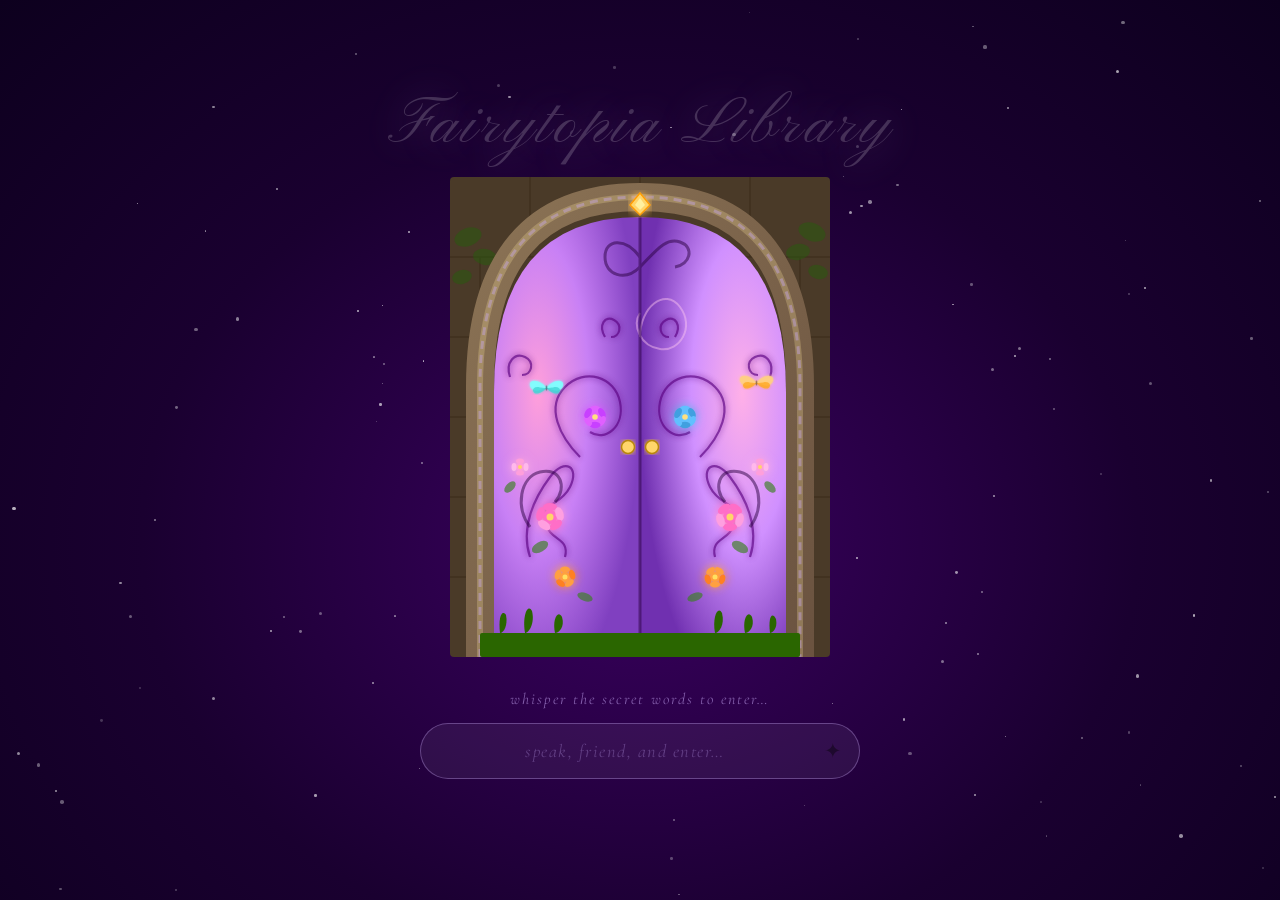
<file: index.html>
<!DOCTYPE html>
<html lang="en">
<head>
  <meta charset="UTF-8">
  <meta http-equiv="refresh" content="0; url=door.html">
  <title>✨ Fairytopia Library</title>
  <style>
    body {
      margin: 0;
      background: linear-gradient(135deg, #C8A4E8, #F5C8E8);
      display: flex;
      align-items: center;
      justify-content: center;
      height: 100vh;
      font-family: 'Georgia', serif;
      color: rgba(80,0,80,0.7);
      font-style: italic;
      letter-spacing: 3px;
      font-size: 1.2rem;
    }
  </style>
</head>
<body>
  <p>entering fairytopia… ✦</p>
  <script>window.location.replace('door.html');</script>
</body>
</html>
</file>
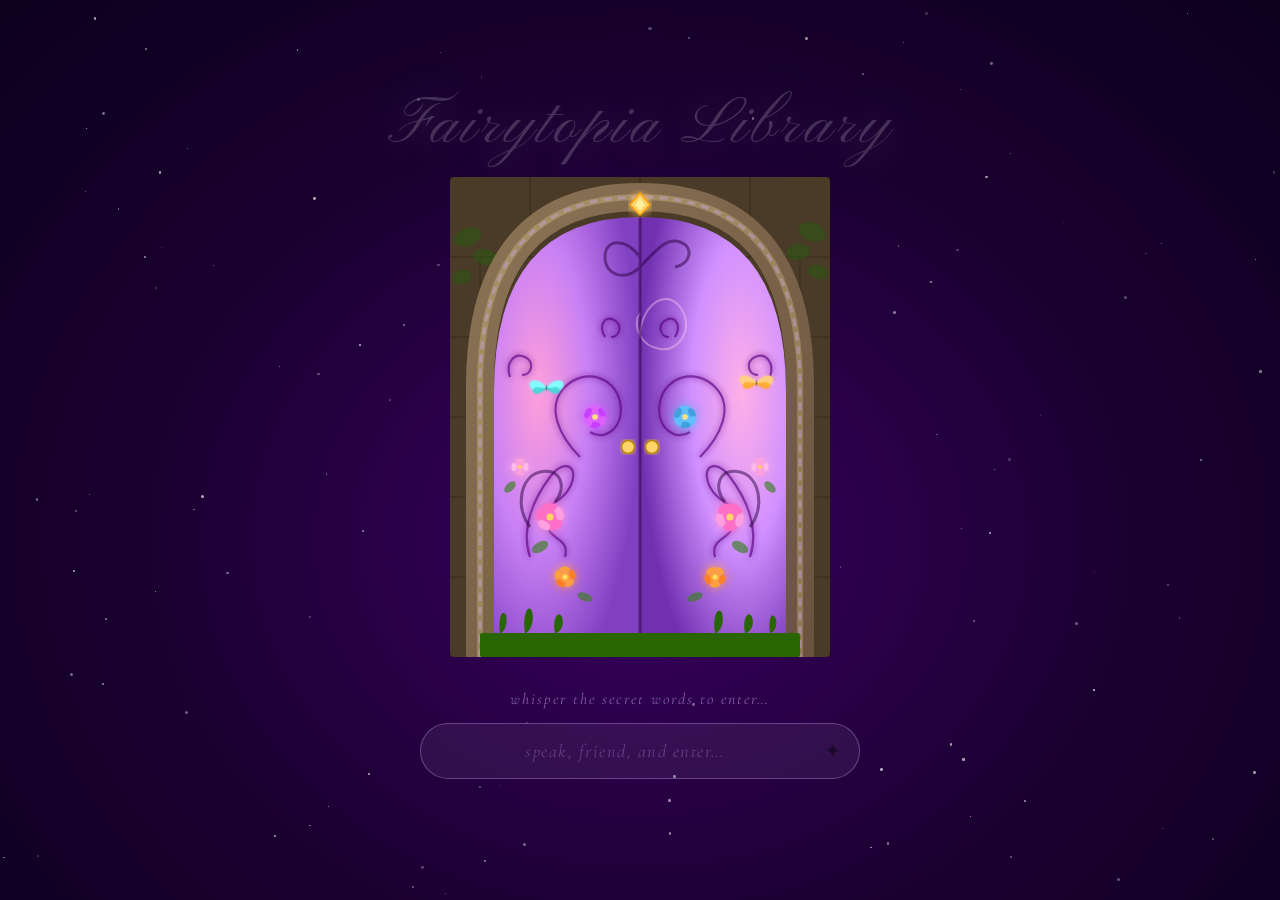
<file: door.html>
<!DOCTYPE html>
<html lang="en">
<head>
  <meta charset="UTF-8">
  <meta name="viewport" content="width=device-width, initial-scale=1.0">
  <title>✨ Enter Fairytopia</title>
  <link rel="preconnect" href="https://fonts.googleapis.com">
  <link rel="preconnect" href="https://fonts.gstatic.com" crossorigin>
  <link href="https://fonts.googleapis.com/css2?family=Pinyon+Script&family=Cormorant+Garamond:ital,wght@0,300;1,300;1,400&family=Playfair+Display:ital@1&display=swap" rel="stylesheet">

  <style>
    :root {
      --pink:     #FF79C0;
      --hot:      #FF1E9E;
      --lavender: #C8A8F5;
      --purple:   #7B2FBE;
      --gold:     #FFD56B;
      --deep:     #1A0030;
      --mid:      #3D0060;
    }

    *, *::before, *::after { box-sizing: border-box; margin: 0; padding: 0; }

    html, body {
      width: 100%; height: 100%;
      overflow: hidden;
    }

    body {
      font-family: 'Cormorant Garamond', serif;
      background: radial-gradient(ellipse at 50% 60%, #3A0060 0%, #1A0030 55%, #0D001E 100%);
      display: flex;
      align-items: center;
      justify-content: center;
      flex-direction: column;
      min-height: 100vh;
      position: relative;
    }

    /* ── Starfield ── */
    #stars {
      position: fixed; inset: 0;
      pointer-events: none; z-index: 0;
      overflow: hidden;
    }
    .star {
      position: absolute;
      border-radius: 50%;
      background: white;
      animation: twinkle var(--d,3s) var(--dl,0s) infinite ease-in-out;
    }
    @keyframes twinkle {
      0%,100% { opacity:0.1; transform:scale(0.8); }
      50%      { opacity:1;   transform:scale(1.4); }
    }

    /* ── Natural wing flap on SVG wing groups ── */
    .wing-l {
      transform-box: fill-box;
      transform-origin: right center;
      animation: flapWing var(--flap,0.26s) ease-in-out infinite alternate;
    }
    .wing-r {
      transform-box: fill-box;
      transform-origin: left center;
      animation: flapWing var(--flap,0.26s) ease-in-out infinite alternate;
    }
    @keyframes flapWing {
      0%   { transform: scaleX(1)    skewY(0deg); }
      40%  { transform: scaleX(0.55) skewY(4deg); }
      100% { transform: scaleX(0.06) skewY(8deg); }
    }

    /* Subtle body bob while flying */
    .butterfly { animation: btFlight var(--dur,14s) var(--delay,0s) infinite ease-in-out; }

    /* Silver dust canvas */
    #dustCanvas {
      position: fixed; inset: 0;
      pointer-events: none;
      z-index: 3;
    }

    /* ── Floating petals (keep for petal container reuse) ── */
    #petals { position:fixed; inset:0; pointer-events:none; z-index:2; overflow:hidden; }

    /* ── Scene wrapper ── */
    #scene {
      position: relative; z-index: 2;
      display: flex;
      flex-direction: column;
      align-items: center;
      gap: 0;
    }

    /* ── Title above door ── */
    .above-title {
      font-family: 'Pinyon Script', cursive;
      font-size: clamp(2.2rem, 6vw, 4rem);
      color: rgba(255,255,255,0.18);
      letter-spacing: 4px;
      text-align: center;
      margin-bottom: 10px;
      text-shadow: 0 0 40px rgba(200,168,245,0.3);
      transition: color 1s, text-shadow 1s;
    }
    .above-title.lit {
      color: rgba(255,213,107,0.85);
      text-shadow: 0 0 30px rgba(255,213,107,0.6), 0 0 80px rgba(255,100,200,0.4);
    }

    /* ── Stone arch frame ── */
    .arch-frame {
      position: relative;
      width: clamp(260px, 38vw, 380px);
      filter: drop-shadow(0 0 0px rgba(200,168,245,0));
      transition: filter 1.2s ease;
    }
    .arch-frame.glowing {
      filter: drop-shadow(0 0 40px rgba(200,168,245,0.7)) drop-shadow(0 0 80px rgba(255,100,200,0.4));
    }

    /* ── SVG Door ── */
    #doorSvg {
      width: 100%;
      height: auto;
      display: block;
    }

    /* Door panels open animation */
    #doorPanelLeft, #doorPanelRight {
      transform-origin: left center;
      transform-box: fill-box;
      transition: none;
    }
    #doorPanelRight {
      transform-origin: right center;
    }

    .door-open #doorPanelLeft  { animation: swingLeft  1.4s cubic-bezier(.4,0,.2,1) forwards 0.1s; }
    .door-open #doorPanelRight { animation: swingRight 1.4s cubic-bezier(.4,0,.2,1) forwards 0.1s; }

    @keyframes swingLeft  {
      0%   { transform: perspective(600px) rotateY(0deg);    }
      100% { transform: perspective(600px) rotateY(-82deg);  }
    }
    @keyframes swingRight {
      0%   { transform: perspective(600px) rotateY(0deg);    }
      100% { transform: perspective(600px) rotateY(82deg);   }
    }

    /* Glow behind open door */
    #doorGlow {
      opacity: 0;
      transition: opacity 0.8s ease 0.6s;
    }
    .door-open #doorGlow { opacity: 1; }

    /* ── Ivy / grass ground strip ── */
    .ground-strip {
      width: clamp(260px, 38vw, 380px);
      height: 38px;
      background: linear-gradient(to top, #1a4a00, #2a6600, transparent);
      margin-top: -6px;
      border-radius: 0 0 12px 12px;
      position: relative;
    }

    /* ── Passphrase area ── */
    .passphrase-area {
      margin-top: 32px;
      display: flex;
      flex-direction: column;
      align-items: center;
      gap: 14px;
      width: clamp(260px, 50vw, 440px);
    }

    .hint-text {
      font-family: 'Cormorant Garamond', serif;
      font-style: italic;
      font-size: 1rem;
      color: rgba(200,168,245,0.55);
      letter-spacing: 2px;
      text-align: center;
      transition: opacity 0.5s;
    }
    .hint-text.hidden { opacity: 0; pointer-events: none; }

    .input-wrapper {
      position: relative;
      width: 100%;
    }

    #passInput {
      width: 100%;
      padding: 16px 52px 16px 22px;
      background: rgba(255,255,255,0.06);
      border: 1.5px solid rgba(200,168,245,0.35);
      border-radius: 50px;
      color: rgba(255,255,255,0.9);
      font-family: 'Cormorant Garamond', serif;
      font-style: italic;
      font-size: 1.15rem;
      letter-spacing: 1.5px;
      outline: none;
      transition: border-color 0.4s, background 0.4s, box-shadow 0.4s;
      text-align: center;
      caret-color: var(--gold);
    }
    #passInput::placeholder { color: rgba(200,168,245,0.3); }
    #passInput:focus {
      border-color: rgba(200,168,245,0.7);
      background: rgba(255,255,255,0.1);
      box-shadow: 0 0 0 4px rgba(123,47,190,0.2), 0 0 30px rgba(200,168,245,0.15);
    }
    #passInput.correct {
      border-color: var(--gold);
      background: rgba(255,213,107,0.1);
      box-shadow: 0 0 0 4px rgba(255,213,107,0.15), 0 0 40px rgba(255,213,107,0.25);
      color: var(--gold);
    }
    #passInput.wrong {
      border-color: rgba(255,80,80,0.6);
      animation: shake 0.5s ease;
    }
    @keyframes shake {
      0%,100% { transform: translateX(0); }
      20%      { transform: translateX(-10px); }
      40%      { transform: translateX(10px); }
      60%      { transform: translateX(-7px); }
      80%      { transform: translateX(7px); }
    }

    /* Sparkle submit icon inside input */
    .input-icon {
      position: absolute;
      right: 18px; top: 50%;
      transform: translateY(-50%);
      font-size: 1.3rem;
      cursor: pointer;
      transition: transform 0.3s, filter 0.3s;
      filter: opacity(0.4);
    }
    .input-icon:hover { transform: translateY(-50%) scale(1.3); filter: opacity(1); }

    /* Wrong message */
    #wrongMsg {
      font-style: italic;
      font-size: 0.88rem;
      color: rgba(255,140,140,0.7);
      letter-spacing: 1px;
      height: 20px;
      transition: opacity 0.4s;
      opacity: 0;
    }
    #wrongMsg.show { opacity: 1; }

    /* ── Light burst on open ── */
    #lightBurst {
      position: fixed; inset: 0;
      background: radial-gradient(ellipse at 50% 48%, rgba(255,213,107,0.0) 0%, transparent 80%);
      pointer-events: none;
      z-index: 50;
      opacity: 0;
      transition: opacity 0.15s;
    }
    #lightBurst.flash {
      animation: burstAnim 1.6s ease forwards;
    }
    @keyframes burstAnim {
      0%   { opacity:0; background: radial-gradient(ellipse at 50% 48%, rgba(255,240,180,0.0) 0%, transparent 70%); }
      20%  { opacity:1; background: radial-gradient(ellipse at 50% 48%, rgba(255,240,180,0.95) 0%, rgba(200,168,245,0.6) 50%, transparent 80%); }
      60%  { opacity:1; background: radial-gradient(ellipse at 50% 48%, rgba(255,240,180,0.7) 0%, rgba(200,168,245,0.4) 50%, transparent 80%); }
      100% { opacity:0; }
    }

    /* ── Page transition out ── */
    #pageVeil {
      position: fixed; inset: 0;
      background: linear-gradient(135deg, #FF9CE5, #C8A8F5, #A07CF5, #FF79C0);
      z-index: 100;
      opacity: 0;
      pointer-events: none;
      transition: opacity 0.7s ease;
    }
    #pageVeil.cover { opacity: 1; }

    /* ── Butterflies that burst out of the door ── */
    .burst-bt {
      position: fixed;
      pointer-events: none;
      z-index: 60;
      font-size: 1.6rem;
      opacity: 0;
    }
    .burst-bt.fly {
      animation: burstFly var(--dur,1.8s) var(--del,0s) ease forwards;
    }
    @keyframes burstFly {
      0%   { opacity:0;   transform: translate(0,0) scale(0.4) rotate(0deg); }
      20%  { opacity:1; }
      100% { opacity:0;   transform: translate(var(--tx,0),var(--ty,-200px)) scale(1.1) rotate(var(--rot,180deg)); }
    }

    /* ── Responsive ── */
    @media (max-width: 500px) {
      .arch-frame, .ground-strip { width: 90vw; }
      .passphrase-area { width: 90vw; }
    }
    @keyframes btFlight {
      0%   { opacity:0; transform: translate(var(--sx,-12vw), var(--sy,50vh)) scale(var(--sc,1)); }
      8%   { opacity:0.88; }
      20%  { transform: translate(calc(var(--sx) + 18vw), calc(var(--sy) - 14vh)) scale(var(--sc,1)); }
      35%  { transform: translate(calc(var(--sx) + 35vw), calc(var(--sy) + 6vh))  scale(var(--sc,1)); }
      50%  { transform: translate(calc(var(--sx) + 52vw), calc(var(--sy) - 10vh)) scale(var(--sc,1)); }
      65%  { transform: translate(calc(var(--sx) + 70vw), calc(var(--sy) + 8vh))  scale(var(--sc,1)); }
      80%  { transform: translate(calc(var(--sx) + 88vw), calc(var(--sy) - 8vh))  scale(var(--sc,1)); }
      92%  { opacity:0.88; }
      100% { opacity:0; transform: translate(calc(var(--sx) + 116vw), var(--sy,50vh)) scale(var(--sc,1)); }
    }
  </style>
</head>
<body>

  <!-- Silver dust trail canvas (drawn by JS) -->
  <canvas id="dustCanvas"></canvas>

  <!-- Starfield -->
  <div id="stars"></div>
  <!-- Floating petals -->
  <div id="petals"></div>
  <!-- Light burst -->
  <div id="lightBurst"></div>
  <!-- Page veil -->
  <div id="pageVeil"></div>

  <div id="scene">
    <p class="above-title" id="aboveTitle">Fairytopia Library</p>

    <!-- Stone arch + door -->
    <div class="arch-frame" id="archFrame">
      <svg id="doorSvg" viewBox="0 0 380 480" xmlns="http://www.w3.org/2000/svg">
        <defs>
          <radialGradient id="glowGrad" cx="50%" cy="50%" r="50%">
            <stop offset="0%"   stop-color="#FFE08A" stop-opacity="1"/>
            <stop offset="40%"  stop-color="#FFB8E0" stop-opacity="0.8"/>
            <stop offset="100%" stop-color="#C8A8F5" stop-opacity="0"/>
          </radialGradient>
          <radialGradient id="panelGradL" cx="30%" cy="40%" r="70%">
            <stop offset="0%"   stop-color="#FF9FDB"/>
            <stop offset="50%"  stop-color="#C880F5"/>
            <stop offset="100%" stop-color="#8040C0"/>
          </radialGradient>
          <radialGradient id="panelGradR" cx="70%" cy="40%" r="70%">
            <stop offset="0%"   stop-color="#FFB0E8"/>
            <stop offset="50%"  stop-color="#D090FF"/>
            <stop offset="100%" stop-color="#7030B0"/>
          </radialGradient>
          <linearGradient id="stoneGrad" x1="0" y1="0" x2="1" y2="1">
            <stop offset="0%"  stop-color="#8B7355"/>
            <stop offset="100%" stop-color="#6B5340"/>
          </linearGradient>
          <filter id="glow">
            <feGaussianBlur stdDeviation="3" result="blur"/>
            <feMerge><feMergeNode in="blur"/><feMergeNode in="SourceGraphic"/></feMerge>
          </filter>
          <filter id="softGlow">
            <feGaussianBlur stdDeviation="5" result="blur"/>
            <feMerge><feMergeNode in="blur"/><feMergeNode in="SourceGraphic"/></feMerge>
          </filter>
          <clipPath id="archClip">
            <path d="M30,480 L30,210 Q30,20 190,20 Q350,20 350,210 L350,480 Z"/>
          </clipPath>
        </defs>

        <!-- ── Stone wall backdrop ── -->
        <rect x="0" y="0" width="380" height="480" fill="#4A3A28" rx="4"/>
        <!-- Stone texture rows -->
        <g fill="none" stroke="#3A2A18" stroke-width="1.5" opacity="0.6">
          <line x1="0" y1="80"  x2="380" y2="80"/>
          <line x1="0" y1="160" x2="380" y2="160"/>
          <line x1="0" y1="240" x2="380" y2="240"/>
          <line x1="0" y1="320" x2="380" y2="320"/>
          <line x1="0" y1="400" x2="380" y2="400"/>
          <!-- vertical offsets per row -->
          <line x1="80"  y1="0"   x2="80"  y2="80"/>
          <line x1="190" y1="0"   x2="190" y2="80"/>
          <line x1="300" y1="0"   x2="300" y2="80"/>
          <line x1="30"  y1="80"  x2="30"  y2="160"/>
          <line x1="140" y1="80"  x2="140" y2="160"/>
          <line x1="260" y1="80"  x2="260" y2="160"/>
          <line x1="350" y1="80"  x2="350" y2="160"/>
          <line x1="70"  y1="160" x2="70"  y2="240"/>
          <line x1="190" y1="160" x2="190" y2="240"/>
          <line x1="310" y1="160" x2="310" y2="240"/>
        </g>

        <!-- Ivy touches (simplified) -->
        <g opacity="0.55" fill="#2A5A10">
          <ellipse cx="18"  cy="60"  rx="14" ry="9" transform="rotate(-20,18,60)"/>
          <ellipse cx="35"  cy="80"  rx="12" ry="8" transform="rotate(10,35,80)"/>
          <ellipse cx="12"  cy="100" rx="10" ry="7" transform="rotate(-15,12,100)"/>
          <ellipse cx="362" cy="55"  rx="14" ry="9" transform="rotate(20,362,55)"/>
          <ellipse cx="348" cy="75"  rx="12" ry="8" transform="rotate(-10,348,75)"/>
          <ellipse cx="368" cy="95"  rx="10" ry="7" transform="rotate(15,368,95)"/>
        </g>

        <!-- ── Stone arch border ── -->
        <path d="M30,480 L30,210 Q30,20 190,20 Q350,20 350,210 L350,480"
              fill="none" stroke="url(#stoneGrad)" stroke-width="28" stroke-linejoin="round"/>
        <!-- Arch highlight -->
        <path d="M30,480 L30,210 Q30,20 190,20 Q350,20 350,210 L350,480"
              fill="none" stroke="rgba(255,230,160,0.25)" stroke-width="6" stroke-linejoin="round"/>

        <!-- ── Glow behind door (revealed on open) ── -->
        <g id="doorGlow" clip-path="url(#archClip)">
          <ellipse cx="190" cy="250" rx="150" ry="200" fill="url(#glowGrad)" opacity="0.9"/>
        </g>

        <!-- ── Door panels (split at x=190) ── -->
        <g clip-path="url(#archClip)">
          <!-- LEFT panel -->
          <g id="doorPanelLeft">
            <path d="M44,480 L44,215 Q44,40 190,40 L190,480 Z" fill="url(#panelGradL)"/>

            <!-- Swirl scrollwork left -->
            <g fill="none" stroke="#5A0080" stroke-width="2.2" opacity="0.7" filter="url(#glow)">
              <!-- big spiral -->
              <path d="M130,280 C110,260 95,230 115,210 C135,190 165,200 170,225 C175,250 155,265 140,255"/>
              <!-- flowing vine left -->
              <path d="M80,380 C70,350 85,320 100,300 C115,280 130,290 120,310 C110,330 90,325 95,345 C100,365 120,360 115,380"/>
              <!-- small curls -->
              <path d="M60,200 C55,185 65,175 75,180 C85,185 82,198 72,198"/>
              <path d="M155,160 C148,148 155,138 164,143 C173,148 170,160 161,160"/>
            </g>

            <!-- Flowers left panel -->
            <g filter="url(#softGlow)">
              <!-- Flower 1 -->
              <g transform="translate(100,340)">
                <circle r="7" fill="#FF6EC7"/><circle r="3.5" fill="#FFD56B"/>
                <ellipse rx="7" ry="4" fill="#FF6EC7" transform="rotate(0)   translate(0,-10)"/>
                <ellipse rx="7" ry="4" fill="#FF9FE0" transform="rotate(72)  translate(0,-10)"/>
                <ellipse rx="7" ry="4" fill="#FF6EC7" transform="rotate(144) translate(0,-10)"/>
                <ellipse rx="7" ry="4" fill="#FF9FE0" transform="rotate(216) translate(0,-10)"/>
                <ellipse rx="7" ry="4" fill="#FF6EC7" transform="rotate(288) translate(0,-10)"/>
              </g>
              <!-- Flower 2 -->
              <g transform="translate(145,240)">
                <circle r="5.5" fill="#E060FF"/><circle r="2.8" fill="#FFE080"/>
                <ellipse rx="5.5" ry="3.2" fill="#E060FF" transform="rotate(0)   translate(0,-8)"/>
                <ellipse rx="5.5" ry="3.2" fill="#C840FF" transform="rotate(60)  translate(0,-8)"/>
                <ellipse rx="5.5" ry="3.2" fill="#E060FF" transform="rotate(120) translate(0,-8)"/>
                <ellipse rx="5.5" ry="3.2" fill="#C840FF" transform="rotate(180) translate(0,-8)"/>
                <ellipse rx="5.5" ry="3.2" fill="#E060FF" transform="rotate(240) translate(0,-8)"/>
                <ellipse rx="5.5" ry="3.2" fill="#C840FF" transform="rotate(300) translate(0,-8)"/>
              </g>
              <!-- Flower 3 small -->
              <g transform="translate(70,290)">
                <circle r="4" fill="#FF9FDB"/><circle r="2" fill="#FFD56B"/>
                <ellipse rx="4" ry="2.5" fill="#FF9FDB" transform="rotate(0)   translate(0,-6)"/>
                <ellipse rx="4" ry="2.5" fill="#FFB8EC" transform="rotate(90)  translate(0,-6)"/>
                <ellipse rx="4" ry="2.5" fill="#FF9FDB" transform="rotate(180) translate(0,-6)"/>
                <ellipse rx="4" ry="2.5" fill="#FFB8EC" transform="rotate(270) translate(0,-6)"/>
              </g>
              <!-- Tiny orange flower -->
              <g transform="translate(115,400)">
                <circle r="5" fill="#FFA040"/><circle r="2.5" fill="#FFE060"/>
                <ellipse rx="5" ry="3" fill="#FFA040" transform="rotate(0)   translate(0,-7.5)"/>
                <ellipse rx="5" ry="3" fill="#FF8020" transform="rotate(72)  translate(0,-7.5)"/>
                <ellipse rx="5" ry="3" fill="#FFA040" transform="rotate(144) translate(0,-7.5)"/>
                <ellipse rx="5" ry="3" fill="#FF8020" transform="rotate(216) translate(0,-7.5)"/>
                <ellipse rx="5" ry="3" fill="#FFA040" transform="rotate(288) translate(0,-7.5)"/>
              </g>
            </g>

            <!-- Mini butterfly on left panel -->
            <g transform="translate(80,200) scale(0.55)" filter="url(#glow)">
              <path d="M30,20 C25,11 9,3 1,9 C-4,17 5,28 17,24 C23,22 29,20 30,20Z" fill="#80FFFF" opacity="0.85"/>
              <path d="M30,20 C35,11 51,3 59,9 C64,17 55,28 43,24 C37,22 31,20 30,20Z" fill="#80FFFF" opacity="0.85"/>
              <path d="M30,20 C25,26 14,33 8,29 C2,24 7,16 18,19 C25,20 29,20 30,20Z" fill="#40D4D4" opacity="0.75"/>
              <path d="M30,20 C35,26 46,33 52,29 C58,24 53,16 42,19 C35,20 31,20 30,20Z" fill="#40D4D4" opacity="0.75"/>
              <ellipse cx="30" cy="20" rx="1.5" ry="5" fill="#003030" opacity="0.5"/>
            </g>

            <!-- Leaf accents -->
            <g fill="#3A8020" opacity="0.65">
              <ellipse cx="90"  cy="370" rx="9" ry="5" transform="rotate(-30,90,370)"/>
              <ellipse cx="135" cy="420" rx="8" ry="4" transform="rotate(20,135,420)"/>
              <ellipse cx="60"  cy="310" rx="7" ry="4" transform="rotate(-45,60,310)"/>
            </g>
          </g>

          <!-- RIGHT panel -->
          <g id="doorPanelRight">
            <path d="M336,480 L336,215 Q336,40 190,40 L190,480 Z" fill="url(#panelGradR)"/>

            <!-- Swirl scrollwork right (mirror) -->
            <g fill="none" stroke="#5A0080" stroke-width="2.2" opacity="0.7" filter="url(#glow)">
              <path d="M250,280 C270,260 285,230 265,210 C245,190 215,200 210,225 C205,250 225,265 240,255"/>
              <path d="M300,380 C310,350 295,320 280,300 C265,280 250,290 260,310 C270,330 290,325 285,345 C280,365 260,360 265,380"/>
              <path d="M320,200 C325,185 315,175 305,180 C295,185 298,198 308,198"/>
              <path d="M225,160 C232,148 225,138 216,143 C207,148 210,160 219,160"/>
            </g>

            <!-- Central spiral motif (shared, centered) -->
            <g fill="none" stroke="rgba(255,200,240,0.55)" stroke-width="2" opacity="0.8">
              <path d="M190,160 C190,130 215,110 230,130 C245,150 230,175 210,172 C190,169 182,148 190,136"/>
            </g>

            <!-- Flowers right panel -->
            <g filter="url(#softGlow)">
              <g transform="translate(280,340)">
                <circle r="7" fill="#FF6EC7"/><circle r="3.5" fill="#FFD56B"/>
                <ellipse rx="7" ry="4" fill="#FF6EC7" transform="rotate(36)  translate(0,-10)"/>
                <ellipse rx="7" ry="4" fill="#FF9FE0" transform="rotate(108) translate(0,-10)"/>
                <ellipse rx="7" ry="4" fill="#FF6EC7" transform="rotate(180) translate(0,-10)"/>
                <ellipse rx="7" ry="4" fill="#FF9FE0" transform="rotate(252) translate(0,-10)"/>
                <ellipse rx="7" ry="4" fill="#FF6EC7" transform="rotate(324) translate(0,-10)"/>
              </g>
              <g transform="translate(235,240)">
                <circle r="5.5" fill="#60C0FF"/><circle r="2.8" fill="#FFE080"/>
                <ellipse rx="5.5" ry="3.2" fill="#60C0FF" transform="rotate(0)   translate(0,-8)"/>
                <ellipse rx="5.5" ry="3.2" fill="#40A0E0" transform="rotate(60)  translate(0,-8)"/>
                <ellipse rx="5.5" ry="3.2" fill="#60C0FF" transform="rotate(120) translate(0,-8)"/>
                <ellipse rx="5.5" ry="3.2" fill="#40A0E0" transform="rotate(180) translate(0,-8)"/>
                <ellipse rx="5.5" ry="3.2" fill="#60C0FF" transform="rotate(240) translate(0,-8)"/>
                <ellipse rx="5.5" ry="3.2" fill="#40A0E0" transform="rotate(300) translate(0,-8)"/>
              </g>
              <g transform="translate(310,290)">
                <circle r="4" fill="#FF9FDB"/><circle r="2" fill="#FFD56B"/>
                <ellipse rx="4" ry="2.5" fill="#FF9FDB" transform="rotate(0)   translate(0,-6)"/>
                <ellipse rx="4" ry="2.5" fill="#FFB8EC" transform="rotate(90)  translate(0,-6)"/>
                <ellipse rx="4" ry="2.5" fill="#FF9FDB" transform="rotate(180) translate(0,-6)"/>
                <ellipse rx="4" ry="2.5" fill="#FFB8EC" transform="rotate(270) translate(0,-6)"/>
              </g>
              <g transform="translate(265,400)">
                <circle r="5" fill="#FFA040"/><circle r="2.5" fill="#FFE060"/>
                <ellipse rx="5" ry="3" fill="#FFA040" transform="rotate(36)  translate(0,-7.5)"/>
                <ellipse rx="5" ry="3" fill="#FF8020" transform="rotate(108) translate(0,-7.5)"/>
                <ellipse rx="5" ry="3" fill="#FFA040" transform="rotate(180) translate(0,-7.5)"/>
                <ellipse rx="5" ry="3" fill="#FF8020" transform="rotate(252) translate(0,-7.5)"/>
                <ellipse rx="5" ry="3" fill="#FFA040" transform="rotate(324) translate(0,-7.5)"/>
              </g>
            </g>

            <!-- Mini butterfly right -->
            <g transform="translate(290,195) scale(0.55)" filter="url(#glow)">
              <path d="M30,20 C25,11 9,3 1,9 C-4,17 5,28 17,24 C23,22 29,20 30,20Z" fill="#FFD080" opacity="0.85"/>
              <path d="M30,20 C35,11 51,3 59,9 C64,17 55,28 43,24 C37,22 31,20 30,20Z" fill="#FFD080" opacity="0.85"/>
              <path d="M30,20 C25,26 14,33 8,29 C2,24 7,16 18,19 C25,20 29,20 30,20Z" fill="#FFA820" opacity="0.75"/>
              <path d="M30,20 C35,26 46,33 52,29 C58,24 53,16 42,19 C35,20 31,20 30,20Z" fill="#FFA820" opacity="0.75"/>
              <ellipse cx="30" cy="20" rx="1.5" ry="5" fill="#3A2000" opacity="0.5"/>
            </g>

            <!-- Leaf accents right -->
            <g fill="#3A8020" opacity="0.65">
              <ellipse cx="290" cy="370" rx="9" ry="5" transform="rotate(30,290,370)"/>
              <ellipse cx="245" cy="420" rx="8" ry="4" transform="rotate(-20,245,420)"/>
              <ellipse cx="320" cy="310" rx="7" ry="4" transform="rotate(45,320,310)"/>
            </g>
          </g>
        </g><!-- end clip -->

        <!-- ── Iron frame scrollwork overlay (on top of panels) ── -->
        <g clip-path="url(#archClip)" fill="none" stroke="#2A0040" stroke-width="3" opacity="0.5">
          <!-- Vertical center divider -->
          <line x1="190" y1="40" x2="190" y2="480"/>
          <!-- Top swirl motif -->
          <path d="M190,80 C175,60 155,62 155,80 C155,98 175,105 190,90 C205,75 215,60 230,65 C245,70 240,88 225,90"/>
          <!-- Two side curves -->
          <path d="M80,350 C65,330 70,300 90,295 C110,290 118,310 105,325"/>
          <path d="M300,350 C315,330 310,300 290,295 C270,290 262,310 275,325"/>
        </g>

        <!-- ── Arch border ornament ── -->
        <path d="M30,480 L30,210 Q30,20 190,20 Q350,20 350,210 L350,480"
              fill="none" stroke="#C8A8F5" stroke-width="3" opacity="0.4" stroke-dasharray="8,6"/>

        <!-- Keystone gem at top of arch -->
        <g transform="translate(190,28)" filter="url(#softGlow)">
          <polygon points="0,-12 10,0 0,10 -10,0" fill="#FFD56B" stroke="#FF9E00" stroke-width="1.5"/>
          <polygon points="0,-7 5,0 0,5 -5,0"  fill="#FFF0A0"/>
        </g>

        <!-- Doorknobs -->
        <circle cx="178" cy="270" r="6.5" fill="#FFD56B" stroke="#B8860B" stroke-width="1.5" filter="url(#glow)"/>
        <circle cx="202" cy="270" r="6.5" fill="#FFD56B" stroke="#B8860B" stroke-width="1.5" filter="url(#glow)"/>

        <!-- Grass at bottom -->
        <g fill="#2A6600">
          <rect x="30" y="456" width="320" height="24" rx="2"/>
          <!-- Grass blades -->
          <path d="M50,456 C48,440 52,432 56,438 C58,448 54,456 50,456Z"/>
          <path d="M75,456 C72,438 78,426 82,434 C85,446 79,456 75,456Z"/>
          <path d="M105,456 C102,442 108,432 112,440 C115,450 109,456 105,456Z"/>
          <path d="M265,456 C262,440 268,428 272,436 C275,448 269,456 265,456Z"/>
          <path d="M295,456 C292,442 298,432 302,440 C305,450 299,456 295,456Z"/>
          <path d="M320,456 C318,440 322,434 326,442 C328,452 322,456 320,456Z"/>
        </g>
      </svg>
    </div><!-- arch-frame -->

    <!-- Passphrase input -->
    <div class="passphrase-area">
      <p class="hint-text" id="hintText">whisper the secret words to enter…</p>
      <div class="input-wrapper">
        <input
          id="passInput"
          type="text"
          placeholder="speak, friend, and enter…"
          autocomplete="off"
          spellcheck="false"
          aria-label="Enter secret passphrase"
        />
        <span class="input-icon" id="submitIcon" role="button" tabindex="0" aria-label="Submit">✦</span>
      </div>
      <p id="wrongMsg">the door remains silent… try again ✦</p>
    </div>
  </div><!-- #scene -->

  <script>
    const SECRET = "dearest gentle reader";

    // ── Monarch Butterfly SVG with wing groups ────────────
    function makeMonarchDoor(hue, flapSpeed) {
      const uid = Math.random().toString(36).slice(2,7);
      return `<svg viewBox="0 0 160 110" xmlns="http://www.w3.org/2000/svg" style="overflow:visible">
  <defs>
    <linearGradient id="wg1_${uid}" x1="0%" y1="0%" x2="100%" y2="100%">
      <stop offset="0%"   stop-color="hsl(${200+hue},80%,85%)"/>
      <stop offset="50%"  stop-color="hsl(${240+hue},72%,78%)"/>
      <stop offset="100%" stop-color="hsl(${180+hue},65%,88%)"/>
    </linearGradient>
    <linearGradient id="wg2_${uid}" x1="100%" y1="0%" x2="0%" y2="100%">
      <stop offset="0%"   stop-color="hsl(${210+hue},78%,83%)"/>
      <stop offset="50%"  stop-color="hsl(${250+hue},70%,76%)"/>
      <stop offset="100%" stop-color="hsl(${185+hue},63%,86%)"/>
    </linearGradient>
    <linearGradient id="sh_${uid}" x1="20%" y1="0%" x2="80%" y2="100%">
      <stop offset="0%"   stop-color="white" stop-opacity="0.55"/>
      <stop offset="50%"  stop-color="white" stop-opacity="0.04"/>
      <stop offset="100%" stop-color="white" stop-opacity="0.28"/>
    </linearGradient>
  </defs>
  <!-- LEFT wing group — flaps from right origin (body) -->
  <g class="wing-l" style="--flap:${flapSpeed}s">
    <path d="M80,54 C68,36 42,8 10,14 C-4,22 4,46 18,52 C34,58 56,54 80,54Z" fill="url(#wg1_${uid})" opacity="0.92"/>
    <path d="M80,58 C66,64 38,80 24,74 C10,64 18,46 36,50 C52,54 72,58 80,58Z" fill="url(#wg1_${uid})" opacity="0.85"/>
    <path d="M80,54 C68,36 42,8 10,14 C-4,22 4,46 18,52 C34,58 56,54 80,54Z" fill="url(#sh_${uid})" opacity="0.45"/>
    <path d="M80,54 C68,36 42,8 10,14 C-4,22 4,46 18,52 C34,58 56,54 80,54Z" fill="none" stroke="#0D0018" stroke-width="2.6" opacity="0.7"/>
    <path d="M80,58 C66,64 38,80 24,74 C10,64 18,46 36,50 C52,54 72,58 80,58Z" fill="none" stroke="#0D0018" stroke-width="2.2" opacity="0.65"/>
    <path d="M80,54 C72,42 58,28 38,20" fill="none" stroke="#0D0018" stroke-width="1.5" opacity="0.55"/>
    <path d="M80,54 C70,48 52,42 32,44" fill="none" stroke="#0D0018" stroke-width="1" opacity="0.45"/>
    <path d="M80,58 C72,64 54,68 36,68" fill="none" stroke="#0D0018" stroke-width="1" opacity="0.4"/>
    <g fill="white" opacity="0.88">
      <circle cx="12" cy="18" r="2.2"/><circle cx="7" cy="28" r="1.8"/>
      <circle cx="6"  cy="38" r="1.6"/><circle cx="9" cy="47" r="1.5"/>
      <circle cx="26" cy="73" r="1.7"/><circle cx="37" cy="79" r="1.4"/>
    </g>
  </g>
  <!-- RIGHT wing group — flaps from left origin (body) -->
  <g class="wing-r" style="--flap:${flapSpeed}s">
    <path d="M80,54 C92,36 118,8 150,14 C164,22 156,46 142,52 C126,58 104,54 80,54Z" fill="url(#wg2_${uid})" opacity="0.92"/>
    <path d="M80,58 C94,64 122,80 136,74 C150,64 142,46 124,50 C108,54 88,58 80,58Z" fill="url(#wg2_${uid})" opacity="0.85"/>
    <path d="M80,54 C92,36 118,8 150,14 C164,22 156,46 142,52 C126,58 104,54 80,54Z" fill="url(#sh_${uid})" opacity="0.45"/>
    <path d="M80,54 C92,36 118,8 150,14 C164,22 156,46 142,52 C126,58 104,54 80,54Z" fill="none" stroke="#0D0018" stroke-width="2.6" opacity="0.7"/>
    <path d="M80,58 C94,64 122,80 136,74 C150,64 142,46 124,50 C108,54 88,58 80,58Z" fill="none" stroke="#0D0018" stroke-width="2.2" opacity="0.65"/>
    <path d="M80,54 C88,42 102,28 122,20" fill="none" stroke="#0D0018" stroke-width="1.5" opacity="0.55"/>
    <path d="M80,54 C90,48 108,42 128,44" fill="none" stroke="#0D0018" stroke-width="1" opacity="0.45"/>
    <path d="M80,58 C88,64 106,68 124,68" fill="none" stroke="#0D0018" stroke-width="1" opacity="0.4"/>
    <g fill="white" opacity="0.88">
      <circle cx="148" cy="18" r="2.2"/><circle cx="153" cy="28" r="1.8"/>
      <circle cx="154" cy="38" r="1.6"/><circle cx="151" cy="47" r="1.5"/>
      <circle cx="134" cy="73" r="1.7"/><circle cx="123" cy="79" r="1.4"/>
    </g>
  </g>
  <!-- Antennae & body (always visible, no group) -->
  <line x1="80" y1="50" x2="66" y2="27" stroke="#0D0018" stroke-width="1.4" stroke-linecap="round" opacity="0.8"/>
  <line x1="80" y1="50" x2="94" y2="27" stroke="#0D0018" stroke-width="1.4" stroke-linecap="round" opacity="0.8"/>
  <circle cx="64" cy="25" r="2.8" fill="#0D0018" opacity="0.75"/>
  <circle cx="96" cy="25" r="2.8" fill="#0D0018" opacity="0.75"/>
  <circle cx="64" cy="25" r="1.3" fill="white" opacity="0.7"/>
  <circle cx="96" cy="25" r="1.3" fill="white" opacity="0.7"/>
  <ellipse cx="80" cy="57" rx="3" ry="12" fill="#0D0018" opacity="0.8"/>
</svg>`;
    }

    // ── Starfield ────────────────────────────────────────
    (function buildStars() {
      const c = document.getElementById('stars');
      for (let i = 0; i < 120; i++) {
        const s = document.createElement('div');
        s.className = 'star';
        const sz = 1 + Math.random() * 2.5;
        s.style.cssText = `
          width:${sz}px; height:${sz}px;
          left:${Math.random()*100}%;
          top:${Math.random()*100}%;
          --d:${2+Math.random()*5}s;
          --dl:${Math.random()*8}s;
          opacity:${0.2+Math.random()*0.5};
        `;
        c.appendChild(s);
      }
    })();

    // ── Monarch Butterflies + Silver Dust Trail ──────────
    const btElements = [];

    (function buildButterflies() {
      const c    = document.getElementById('petals');
      c.style.cssText = 'position:fixed;inset:0;pointer-events:none;z-index:2;overflow:hidden';
      const hues = [0, 40, 80, 140, 200, 260, 320, -20, 10, 170, 50];
      for (let i = 0; i < 11; i++) {
        const bt   = document.createElement('div');
        const sz   = 28 + Math.random() * 38;
        const dur  = 12 + Math.random() * 14;
        const dly  = Math.random() * 22;
        const sy   = Math.random() * 88;
        const sc   = 0.5 + Math.random() * 0.9;
        const flap = (0.20 + Math.random() * 0.18).toFixed(2);
        bt.style.cssText = `
          position:absolute;
          width:${sz}px; height:${sz * 0.7}px;
          opacity:0;
          --dur:${dur}s; --delay:${dly}s; --sx:-14vw; --sy:${sy}vh; --sc:${sc};
          animation: btFlight ${dur}s ${dly}s infinite ease-in-out;
          filter: drop-shadow(0 2px 10px rgba(180,160,255,0.5));
        `;
        bt.innerHTML = makeMonarchDoor(hues[i % hues.length], flap);
        c.appendChild(bt);
        btElements.push(bt);
      }
    })();

    // ── Silver Dust Particle Trail (canvas) ───────────────
    const dustCanvas = document.getElementById('dustCanvas');
    const dctx       = dustCanvas.getContext('2d');
    let   dustParts  = [];

    function resizeDust() {
      dustCanvas.width  = window.innerWidth;
      dustCanvas.height = window.innerHeight;
    }
    resizeDust();
    window.addEventListener('resize', resizeDust);

    function spawnDust() {
      for (const bt of btElements) {
        const r       = bt.getBoundingClientRect();
        if (r.width < 1) continue;
        const opacity = parseFloat(getComputedStyle(bt).opacity);
        if (opacity < 0.06) continue;
        const count   = Math.random() < 0.45 ? 2 : 1;
        for (let k = 0; k < count; k++) {
          dustParts.push({
            x:   r.left + r.width  * (0.15 + Math.random() * 0.7),
            y:   r.top  + r.height * (0.1  + Math.random() * 0.8),
            vx:  (Math.random() - 0.5) * 0.7,
            vy:  -0.3 - Math.random() * 0.75,
            r:   0.8 + Math.random() * 2.0,
            life:1,
            hue: 195 + Math.random() * 130,  // silver → blue-violet
          });
        }
      }
      if (dustParts.length > 700) dustParts.splice(0, dustParts.length - 700);
    }

    function drawDust(ts) {
      dctx.clearRect(0, 0, dustCanvas.width, dustCanvas.height);
      spawnDust();

      for (let i = dustParts.length - 1; i >= 0; i--) {
        const p = dustParts[i];
        p.x   += p.vx;
        p.y   += p.vy;
        p.vy  *= 0.975;
        p.vx  *= 0.99;
        p.life -= 0.024;
        if (p.life <= 0) { dustParts.splice(i, 1); continue; }

        const a   = p.life * 0.82;
        const rad = p.r * p.life;

        dctx.save();
        dctx.globalAlpha = a;
        dctx.translate(p.x, p.y);

        // Soft glow aura
        const grd = dctx.createRadialGradient(0,0,0, 0,0,rad*4);
        grd.addColorStop(0,   `hsla(${p.hue},55%,96%,${a})`);
        grd.addColorStop(0.5, `hsla(${p.hue},45%,90%,${a*0.4})`);
        grd.addColorStop(1,   `hsla(${p.hue},40%,92%,0)`);
        dctx.beginPath();
        dctx.arc(0, 0, rad*4, 0, Math.PI*2);
        dctx.fillStyle = grd;
        dctx.fill();

        // Bright core dot
        dctx.beginPath();
        dctx.arc(0, 0, rad, 0, Math.PI*2);
        dctx.fillStyle = `hsla(${p.hue},15%,99%,${a})`;
        dctx.fill();

        // 4-pointed star cross
        dctx.strokeStyle = `hsla(${p.hue},25%,100%,${a*0.85})`;
        dctx.lineWidth   = Math.max(0.4, rad * 0.4);
        dctx.lineCap     = 'round';
        const arm = rad * 3.2;
        dctx.beginPath(); dctx.moveTo(-arm,0); dctx.lineTo(arm,0);  dctx.stroke();
        dctx.beginPath(); dctx.moveTo(0,-arm); dctx.lineTo(0,arm);  dctx.stroke();
        // Diagonal lighter arms
        dctx.globalAlpha = a * 0.35;
        const da = arm * 0.55;
        dctx.beginPath(); dctx.moveTo(-da,-da); dctx.lineTo(da,da);  dctx.stroke();
        dctx.beginPath(); dctx.moveTo( da,-da); dctx.lineTo(-da,da); dctx.stroke();

        dctx.restore();
      }
      requestAnimationFrame(drawDust);
    }
    requestAnimationFrame(drawDust);

    // ── Typewriter highlight ─────────────────────────────
    const input     = document.getElementById('passInput');
    const wrongMsg  = document.getElementById('wrongMsg');
    const hintText  = document.getElementById('hintText');
    const archFrame = document.getElementById('archFrame');
    const aboveTitle= document.getElementById('aboveTitle');
    let   unlocked  = false;

    // Glow the arch as you type the right characters
    input.addEventListener('input', () => {
      if (unlocked) return;
      const val    = input.value.toLowerCase();
      const target = SECRET;
      wrongMsg.classList.remove('show');
      input.classList.remove('wrong', 'correct');

      if (target.startsWith(val) && val.length > 0) {
        // Partial match — pulse arch
        const pct = val.length / target.length;
        archFrame.style.filter = `drop-shadow(0 0 ${pct*40}px rgba(200,168,245,${0.3+pct*0.5}))
                                   drop-shadow(0 0 ${pct*80}px rgba(255,100,200,${0.2+pct*0.3}))`;
        aboveTitle.style.color = `rgba(255,213,107,${0.15+pct*0.7})`;
      } else if (!target.startsWith(val)) {
        archFrame.style.filter = '';
        aboveTitle.style.color = '';
      }
    });

    function tryUnlock() {
      if (unlocked) return;
      const val = input.value.trim().toLowerCase();
      if (val === SECRET) {
        unlocked = true;
        openDoor();
      } else {
        input.classList.add('wrong');
        wrongMsg.classList.add('show');
        archFrame.style.filter = '';
        aboveTitle.style.color = '';
        setTimeout(() => input.classList.remove('wrong'), 600);
        setTimeout(() => wrongMsg.classList.remove('show'), 3000);
      }
    }

    input.addEventListener('keydown', (e) => {
      if (e.key === 'Enter') tryUnlock();
    });

    document.getElementById('submitIcon').addEventListener('click', tryUnlock);
    document.getElementById('submitIcon').addEventListener('keydown', (e) => {
      if (e.key === 'Enter' || e.key === ' ') tryUnlock();
    });

    // ── Open Door Sequence ───────────────────────────────
    function openDoor() {
      // 1. Mark input correct
      input.classList.add('correct');
      input.disabled = true;
      hintText.classList.add('hidden');

      // 2. Full glow + trigger CSS door-open class
      archFrame.classList.add('glowing');
      aboveTitle.classList.add('lit');

      // tiny delay, then swing open
      setTimeout(() => {
        document.getElementById('doorSvg').parentElement.classList.add('door-open');
      }, 300);

      // 3. Light burst
      setTimeout(() => {
        const burst = document.getElementById('lightBurst');
        burst.classList.add('flash');
      }, 600);

      // 4. Butterflies burst out
      setTimeout(() => spawnBurstButterflies(), 700);

      // 5. Title swap
      setTimeout(() => {
        aboveTitle.style.fontFamily = "'Pinyon Script', cursive";
        aboveTitle.style.fontSize   = 'clamp(2.5rem, 7vw, 5rem)';
        aboveTitle.textContent = 'Welcome, Gentle Reader ✦';
      }, 900);

      // 6. Veil transition → library
      setTimeout(() => {
        document.getElementById('pageVeil').classList.add('cover');
      }, 2200);

      setTimeout(() => {
        window.location.href = 'index.html';
      }, 2900);
    }

    // ── Burst Butterflies ────────────────────────────────
    function spawnBurstButterflies() {
      const emojis = ['🦋','🦋','🌸','✨','🌺','🦋','✦','🌸','🦋'];
      // Get door center position
      const rect = document.getElementById('archFrame').getBoundingClientRect();
      const cx   = rect.left + rect.width / 2;
      const cy   = rect.top  + rect.height * 0.45;

      emojis.forEach((em, i) => {
        const bt = document.createElement('div');
        bt.className = 'burst-bt';
        bt.textContent = em;
        const angle = (360 / emojis.length) * i * (Math.PI/180);
        const dist  = 120 + Math.random() * 180;
        const tx    = Math.cos(angle) * dist;
        const ty    = -Math.abs(Math.sin(angle)) * dist - 60;
        bt.style.cssText = `
          left:${cx}px; top:${cy}px;
          --tx:${tx}px; --ty:${ty}px;
          --dur:${1.4+Math.random()*0.8}s;
          --del:${i*0.08}s;
          --rot:${-180+Math.random()*360}deg;
          transform: translate(-50%,-50%);
        `;
        document.body.appendChild(bt);
        requestAnimationFrame(() => bt.classList.add('fly'));
        setTimeout(() => bt.remove(), 2800);
      });
    }
  </script>
</body>
</html>
</file>
